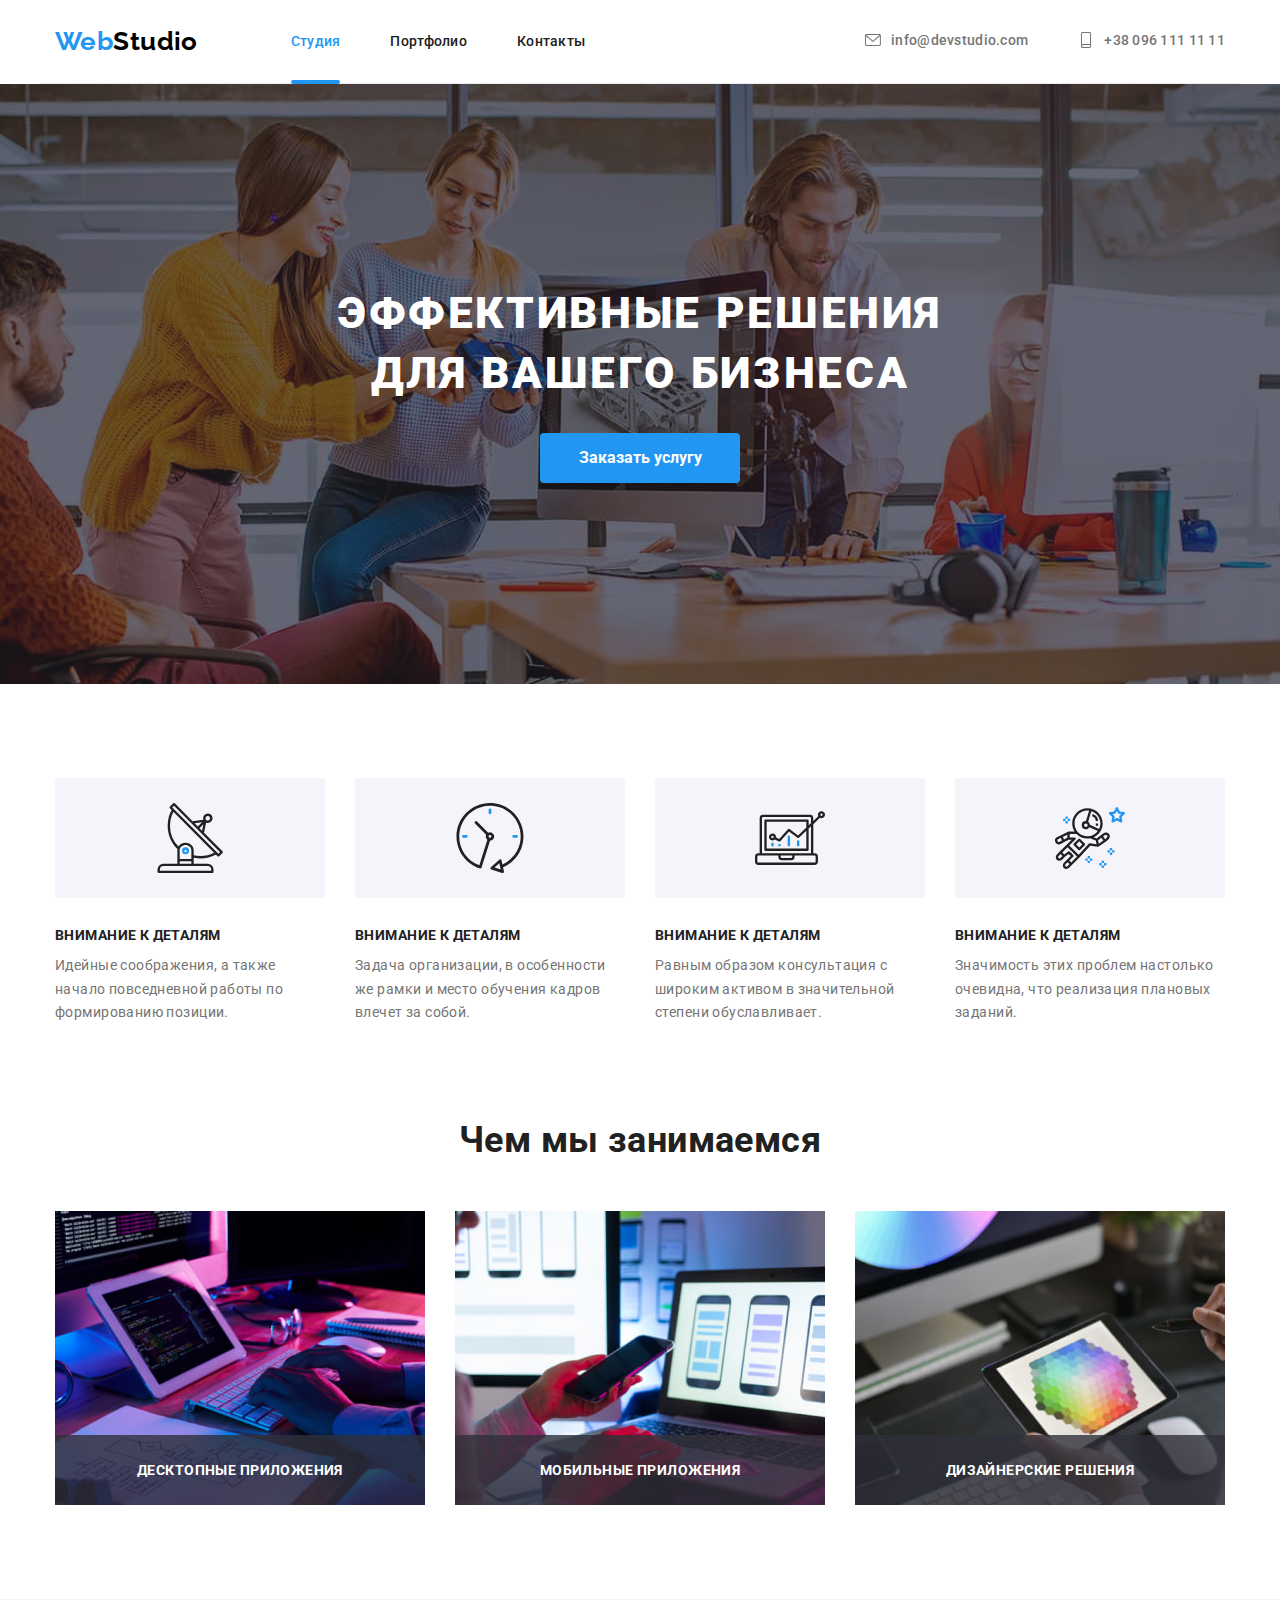
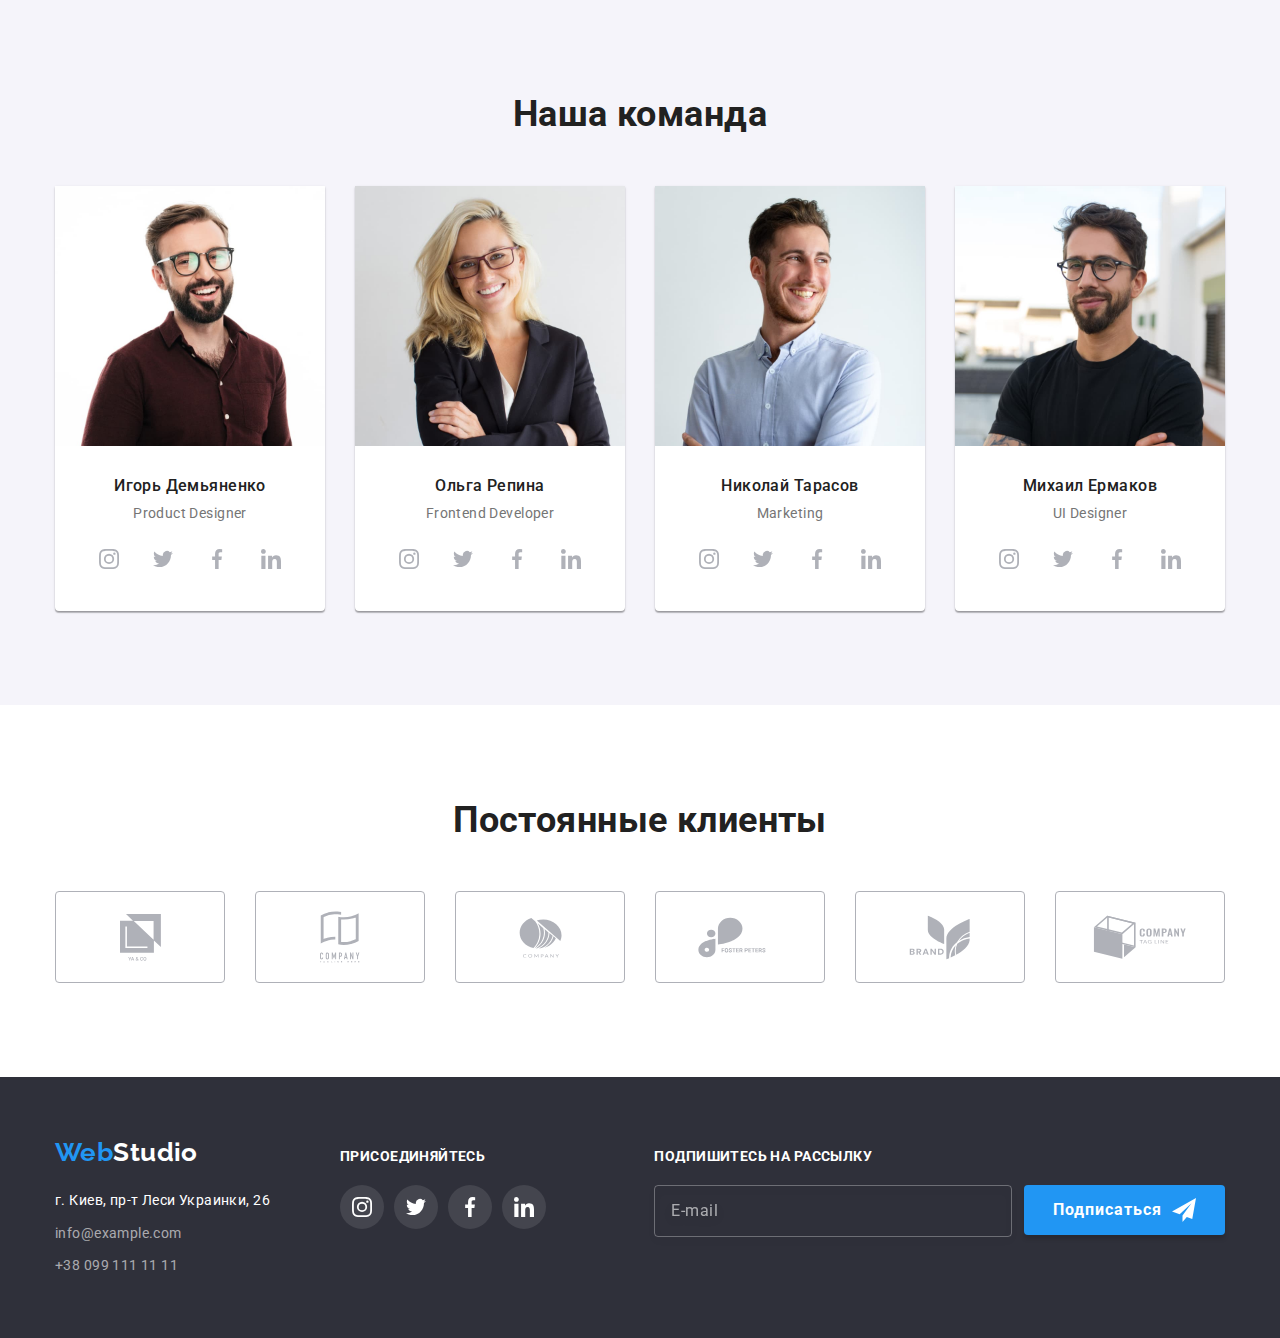
<file: index.html>
<!DOCTYPE html>
<html lang="ru">
  <head>
    <meta charset="UTF-8" />
    <meta http-equiv="X-UA-Compatible" content="IE=edge" />
    <meta name="viewport" content="width=device-width, initial-scale=1.0" />
    <title>Студия</title>
    <link
      href="https://fonts.googleapis.com/css2?family=Raleway:wght@700&family=Roboto:wght@400;500;700;900&display=swap"
      rel="stylesheet"
    />
    <link
      rel="stylesheet"
      href="https://cdnjs.cloudflare.com/ajax/libs/modern-normalize/1.1.0/modern-normalize.min.css"
    />
    <link rel="stylesheet" href="./css/styles.css" />
    <link rel="stylesheet" href="./css/main.min.css" />
  </head>

  <body>
    <!-- header -->
    <header class="header">
      <div class="container container__header">
        <a href="./index.html" class="logo">
          <span class="logo-web">Web</span>Studio</a
        >
        <nav class="main-nav">
          <ul class="main-nav__list list">
            <li class="main-nav__item">
              <a
                href="./index.html"
                class="main-nav__link main-nav__link--current"
                >Студия</a
              >
            </li>
            <li class="main-nav__item">
              <a href="./portfolio.html" class="main-nav__link">Портфолио</a>
            </li>
            <li class="main-nav__item">
              <a href="" class="main-nav__link">Контакты</a>
            </li>
          </ul>
        </nav>
        <ul class="nav-contacts list">
          <li class="nav-contacts__item">
            <a href="mailto:info@devstudio.com" class="nav-contacts__contact">
              <svg class="nav-contacts__icon" width="16" height="16">
                <use href="./images/icons.svg#envelope"></use></svg
              >info@devstudio.com</a
            >
          </li>
          <li class="nav-contacts__item">
            <a href="tel:+380961111111" class="nav-contacts__contact">
              <svg class="nav-contacts__icon" width="16" height="16">
                <use href="./images/icons.svg#smartphone"></use></svg
              >+38 096 111 11 11</a
            >
          </li>
        </ul>
      </div>
    </header>

    <!-- main -->
    <main>
      <!-- hero -->
      <section class="hero">
        <div class="container">
          <h1 class="hero__title">
            Эффективные решения<br />для вашего бизнеса
          </h1>
          <button type="button" class="hero__button" data-modal-open>
            Заказать услугу
          </button>
        </div>
      </section>

      <!-- our features -->
      <section class="section">
        <div class="container">
          <h2 class="section-title visually-hidden">Наши особенности</h2>
          <ul class="features-list list">
            <li class="features-list__item">
              <div class="features-list__icon">
                <svg width="70" height="70">
                  <use href="./images/icons.svg#antenna"></use>
                </svg>
              </div>
              <h3 class="features-list__title title">Внимание к деталям</h3>
              <p class="features-list__content">
                Идейные соображения, а также начало повседневной работы по
                формированию позиции.
              </p>
            </li>
            <li class="features-list__item">
              <div class="features-list__icon">
                <svg width="70" height="70">
                  <use href="./images/icons.svg#clock"></use>
                </svg>
              </div>
              <h3 class="features-list__title title">Внимание к деталям</h3>
              <p class="features-list__content">
                Задача организации, в особенности же рамки и место обучения
                кадров влечет за собой.
              </p>
            </li>
            <li class="features-list__item">
              <div class="features-list__icon">
                <svg width="70" height="70">
                  <use href="./images/icons.svg#diagram"></use>
                </svg>
              </div>
              <h3 class="features-list__title title">Внимание к деталям</h3>
              <p class="features-list__content">
                Равным образом консультация с широким активом в значительной
                степени обуславливает.
              </p>
            </li>
            <li class="features-list__item">
              <div class="features-list__icon">
                <svg width="70" height="70">
                  <use href="./images/icons.svg#astronaut"></use>
                </svg>
              </div>
              <h3 class="features-list__title title">Внимание к деталям</h3>
              <p class="features-list__content">
                Значимость этих проблем настолько очевидна, что реализация
                плановых заданий.
              </p>
            </li>
          </ul>
        </div>
      </section>

      <!-- чем мы занимаемся *working*-->
      <section class="section section-working">
        <div class="container">
          <h2 class="section-title">Чем мы занимаемся</h2>
          <ul class="section-working__list list">
            <li class="section-working__item">
              <a href=""
                ><img src="./images/box-1.jpg" width="370" alt="Анализ проекта"
              /></a>
              <p class="section-working__content">Десктопные приложения</p>
            </li>
            <li class="section-working__item">
              <a href=""
                ><img
                  src="./images/box-2.jpg"
                  width="370"
                  alt="Создание макета"
              /></a>
              <p class="section-working__content">Мобильные приложения</p>
            </li>
            <li class="section-working__item">
              <a href=""
                ><img
                  src="./images/box-3.jpg"
                  width="370"
                  alt="Разработка проекта"
              /></a>
              <p class="section-working__content">Дизайнерские решения</p>
            </li>
          </ul>
        </div>
      </section>

      <!-- наша команда -->
      <section class="section section-team">
        <div class="container">
          <h2 class="section-title">Наша команда</h2>
          <ul class="section-team__list list">
            <li class="section-team__item">
              <a href=""
                ><img
                  src="./images/team-1.jpg"
                  width="270"
                  alt="Первый член команды"
              /></a>
              <div class="section-team__item-text">
                <h3 class="section-team__title title">Игорь Демьяненко</h3>
                <p class="section-team__content">Product Designer</p>
              </div>
              <ul class="social-links list">
                <li class="social-links__item">
                  <a class="social-links__link" href=""
                    ><svg class="social-links__icon" width="20" height="20">
                      <use href="./images/icons.svg#instagram"></use></svg
                  ></a>
                </li>
                <li class="social-links__item">
                  <a class="social-links__link" href=""
                    ><svg class="social-links__icon" width="20" height="20">
                      <use href="./images/icons.svg#twitter"></use></svg
                  ></a>
                </li>
                <li class="social-links__item">
                  <a class="social-links__link link" href=""
                    ><svg class="social-links__icon" width="20" height="20">
                      <use href="./images/icons.svg#facebook"></use></svg
                  ></a>
                </li>
                <li class="social-links__item">
                  <a class="social-links__link link" href=""
                    ><svg class="social-links__icon" width="20" height="20">
                      <use href="./images/icons.svg#linkedin"></use></svg
                  ></a>
                </li>
              </ul>
            </li>
            <li class="section-team__item">
              <a href=""
                ><img
                  src="./images/team-2.jpg"
                  width="270"
                  alt="Второй член команды"
              /></a>
              <div class="section-team__item-text">
                <h3 class="section-team__title title">Ольга Репина</h3>
                <p class="section-team__content">Frontend Developer</p>
              </div>
              <ul class="social-links list">
                <li class="social-links__item">
                  <a class="social-links__link link" href=""
                    ><svg class="social-links__icon" width="20" height="20">
                      <use href="./images/icons.svg#instagram"></use></svg
                  ></a>
                </li>
                <li class="social-links__item">
                  <a class="social-links__link link" href=""
                    ><svg class="social-links__icon" width="20" height="20">
                      <use href="./images/icons.svg#twitter"></use></svg
                  ></a>
                </li>
                <li class="social-links__item">
                  <a class="social-links__link" href=""
                    ><svg class="social-links__icon" width="20" height="20">
                      <use href="./images/icons.svg#facebook"></use></svg
                  ></a>
                </li>
                <li class="social-links__item">
                  <a class="social-links__link" href=""
                    ><svg class="social-links__icon" width="20" height="20">
                      <use href="./images/icons.svg#linkedin"></use></svg
                  ></a>
                </li>
              </ul>
            </li>
            <li class="section-team__item">
              <a href=""
                ><img
                  src="./images/team-3.jpg"
                  width="270"
                  alt="Третий член команды"
              /></a>
              <div class="section-team__item-text">
                <h3 class="section-team__title title">Николай Тарасов</h3>
                <p class="section-team__content">Marketing</p>
              </div>
              <ul class="social-links list">
                <li class="social-links__item">
                  <a class="social-links__link" href=""
                    ><svg class="social-links__icon" width="20" height="20">
                      <use href="./images/icons.svg#instagram"></use></svg
                  ></a>
                </li>
                <li class="social-links__item">
                  <a class="social-links__link" href=""
                    ><svg class="social-links__icon" width="20" height="20">
                      <use href="./images/icons.svg#twitter"></use></svg
                  ></a>
                </li>
                <li class="social-links__item">
                  <a class="social-links__link" href=""
                    ><svg class="social-links__icon" width="20" height="20">
                      <use href="./images/icons.svg#facebook"></use></svg
                  ></a>
                </li>
                <li class="social-links__item">
                  <a class="social-links__link" href=""
                    ><svg class="social-links__icon" width="20" height="20">
                      <use href="./images/icons.svg#linkedin"></use></svg
                  ></a>
                </li>
              </ul>
            </li>
            <li class="section-team__item">
              <a href=""
                ><img
                  src="./images/team-4.jpg"
                  width="270"
                  alt="Четвертый член команды"
              /></a>
              <div class="section-team__item-text">
                <h3 class="section-team__title title">Михаил Ермаков</h3>
                <p class="section-team__content">UI Designer</p>
              </div>
              <ul class="social-links list">
                <li class="social-links__item">
                  <a class="social-links__link" href=""
                    ><svg class="social-links__icon" width="20" height="20">
                      <use href="./images/icons.svg#instagram"></use></svg
                  ></a>
                </li>
                <li class="social-links__item">
                  <a class="social-links__link" href=""
                    ><svg class="social-links__icon" width="20" height="20">
                      <use href="./images/icons.svg#twitter"></use></svg
                  ></a>
                </li>
                <li class="social-links__item">
                  <a class="social-links__link" href=""
                    ><svg class="social-links__icon" width="20" height="20">
                      <use href="./images/icons.svg#facebook"></use></svg
                  ></a>
                </li>
                <li class="social-links__item">
                  <a class="social-links__link" href=""
                    ><svg class="social-links__icon" width="20" height="20">
                      <use href="./images/icons.svg#linkedin"></use></svg
                  ></a>
                </li>
              </ul>
            </li>
          </ul>
        </div>
      </section>

      <!-- клиенты -->
      <section class="section">
        <div class="container">
          <h2 class="section-title">Постоянные клиенты</h2>
          <ul class="clients-list list">
            <li class="clients-list__item">
              <a class="clients-list__link" href="">
                <svg width="41" height="47">
                  <use href="./images/icons.svg#group1"></use>
                </svg>
              </a>
            </li>
            <li class="clients-list__item">
              <a class="clients-list__link" href="">
                <svg width="40" height="52">
                  <use href="./images/icons.svg#group2"></use>
                </svg>
              </a>
            </li>
            <li class="clients-list__item">
              <a class="clients-list__link" href="">
                <svg width="43" height="41">
                  <use href="./images/icons.svg#group3"></use>
                </svg>
              </a>
            </li>
            <li class="clients-list__item">
              <a class="clients-list__link" href="">
                <svg width="84" height="41">
                  <use href="./images/icons.svg#group4"></use>
                </svg>
              </a>
            </li>
            <li class="clients-list__item">
              <a class="clients-list__link" href="">
                <svg width="62" height="45">
                  <use href="./images/icons.svg#group5"></use>
                </svg>
              </a>
            </li>
            <li class="clients-list__item">
              <a class="clients-list__link" href="">
                <svg width="94" height="44">
                  <use href="./images/icons.svg#group6"></use>
                </svg>
              </a>
            </li>
          </ul>
        </div>
      </section>
    </main>

    <!-- footer-->
    <footer class="footer">
      <div class="container container-footer">
        <div>
          <a href="./index.html" class="logo logo--white">
            <span class="logo-web">Web</span>Studio</a
          >
          <address class="address">
            <div class="address__map">г. Киев, пр-т Леси Украинки, 26</div>
            <div class="address__contacts">
              <a href="mailto:info@example.com" class="address__mail"
                >info@example.com</a
              >
            </div>
            <div>
              <a href="tel:+380991111111" class="address__tel"
                >+38 099 111 11 11</a
              >
            </div>
          </address>
        </div>
        <div class="contacts">
          <h3 class="contacts__title title">Присоединяйтесь</h3>
          <ul class="contacts-list list">
            <li class="contacts-list__item">
              <a class="contacts-list__link" href=""
                ><svg class="contacts-list__icon" width="20" height="20">
                  <use href="./images/icons.svg#instagram"></use></svg
              ></a>
            </li>
            <li class="contacts-list__item">
              <a class="contacts-list__link" href=""
                ><svg class="contacts-list__icon" width="20" height="20">
                  <use href="./images/icons.svg#twitter"></use></svg
              ></a>
            </li>
            <li class="contacts-list__item">
              <a class="contacts-list__link" href=""
                ><svg class="contacts-list__icon" width="20" height="20">
                  <use href="./images/icons.svg#facebook"></use></svg
              ></a>
            </li>
            <li class="contacts-list__item">
              <a class="contacts-list__link" href=""
                ><svg class="contacts-list__icon" width="20" height="20">
                  <use href="./images/icons.svg#linkedin"></use></svg
              ></a>
            </li>
          </ul>
        </div>
        <form class="footer-form">
          <h3 class="footer-form__title title">Подпишитесь на рассылку</h3>
          <div class="footer-form__input-wrap">
            <input
              class="footer-form__input-mail"
              type="email"
              name="footer-email"
              placeholder="E-mail"
            />
            <button class="footer-form__button" type="submit">
              Подписаться
              <svg class="footer-form__button-icon" width="24" height="24">
                <use href="./images/icons.svg#icon-send"></use>
              </svg>
            </button>
          </div>
        </form>
      </div>
    </footer>

    <!-- Backdrop -->
    <div class="backdrop is-hidden" data-modal>
      <div class="modal">
        <button type="button" class="modal__close-button" data-modal-close>
          <!-- <img class="icon" src="./images/close.svg" alt="" /> -->
          <svg class="icon" width="11" height="11">
            <use href="./images/icons.svg#close"></use>
          </svg>
        </button>
        <p class="modal__title">Оставьте свои данные, мы вам перезвоним</p>

        <form class="modal-form">
          <label class="modal-form__label" for="modal-form__name">Имя</label>
          <div class="modal-form__input-modal-wrap">
            <input
              class="modal-form__input-modal"
              type="text"
              name="modal-name"
              id="modal-name"
            />
            <svg class="modal-form__icon tel" width="18" height="18">
              <use href="./images/icons.svg#modal-name"></use>
            </svg>
          </div>

          <label class="modal-form__label" for="modal-form__tel">Телефон</label>
          <div class="modal-form__input-modal-wrap">
            <svg class="modal-form__icon" width="18" height="18">
              <use href="./images/icons.svg#modal-tel"></use>
            </svg>
            <input
              class="modal-form__input-modal"
              type="tel"
              name="modal-tel"
              id="modal-tel"
            />
          </div>

          <label class="modal-form__label" for="modal-form__email">Почта</label>
          <div class="modal-form__input-modal-wrap">
            <svg class="modal-form__icon" width="18" height="18">
              <use href="./images/icons.svg#modal-mail"></use>
            </svg>
            <input
              class="modal-form__input-modal"
              type="email"
              name="modal-email"
              id="modal-email"
            />
          </div>

          <label class="modal-form__label" for="modal-form__area"
            >Комментарий</label
          >
          <textarea
            class="modal-form__modal-area"
            name="modal-area"
            id="modal-area"
            placeholder="Введите текст"
          ></textarea>

          <div class="modal-form__modal-field">
            <input
              class="modal-form__input-check visually-hidden"
              type="checkbox"
              name="politicy"
              id="modal-check"
            />
            <label class="modal-form__check-text" for="modal-check">
              <span class="modal-form__icon-border">
                <svg class="modal-form__check-icon" width="11" height="8">
                  <use href="./images/icons.svg#icon-check"></use>
                </svg>
              </span>
              <span>Соглашаюсь с рассылкой и принимаю</span>
              <a
                href=""
                target="_blank"
                rel="noopener noreferrer nofollow"
                class="modal-form__link"
                >Условия договора</a
              >
            </label>
          </div>

          <button class="modal-form__button" type="submit">Отправить</button>
        </form>
      </div>
    </div>

    <script src="./js/modal.js"></script>
  </body>
</html>
</file>
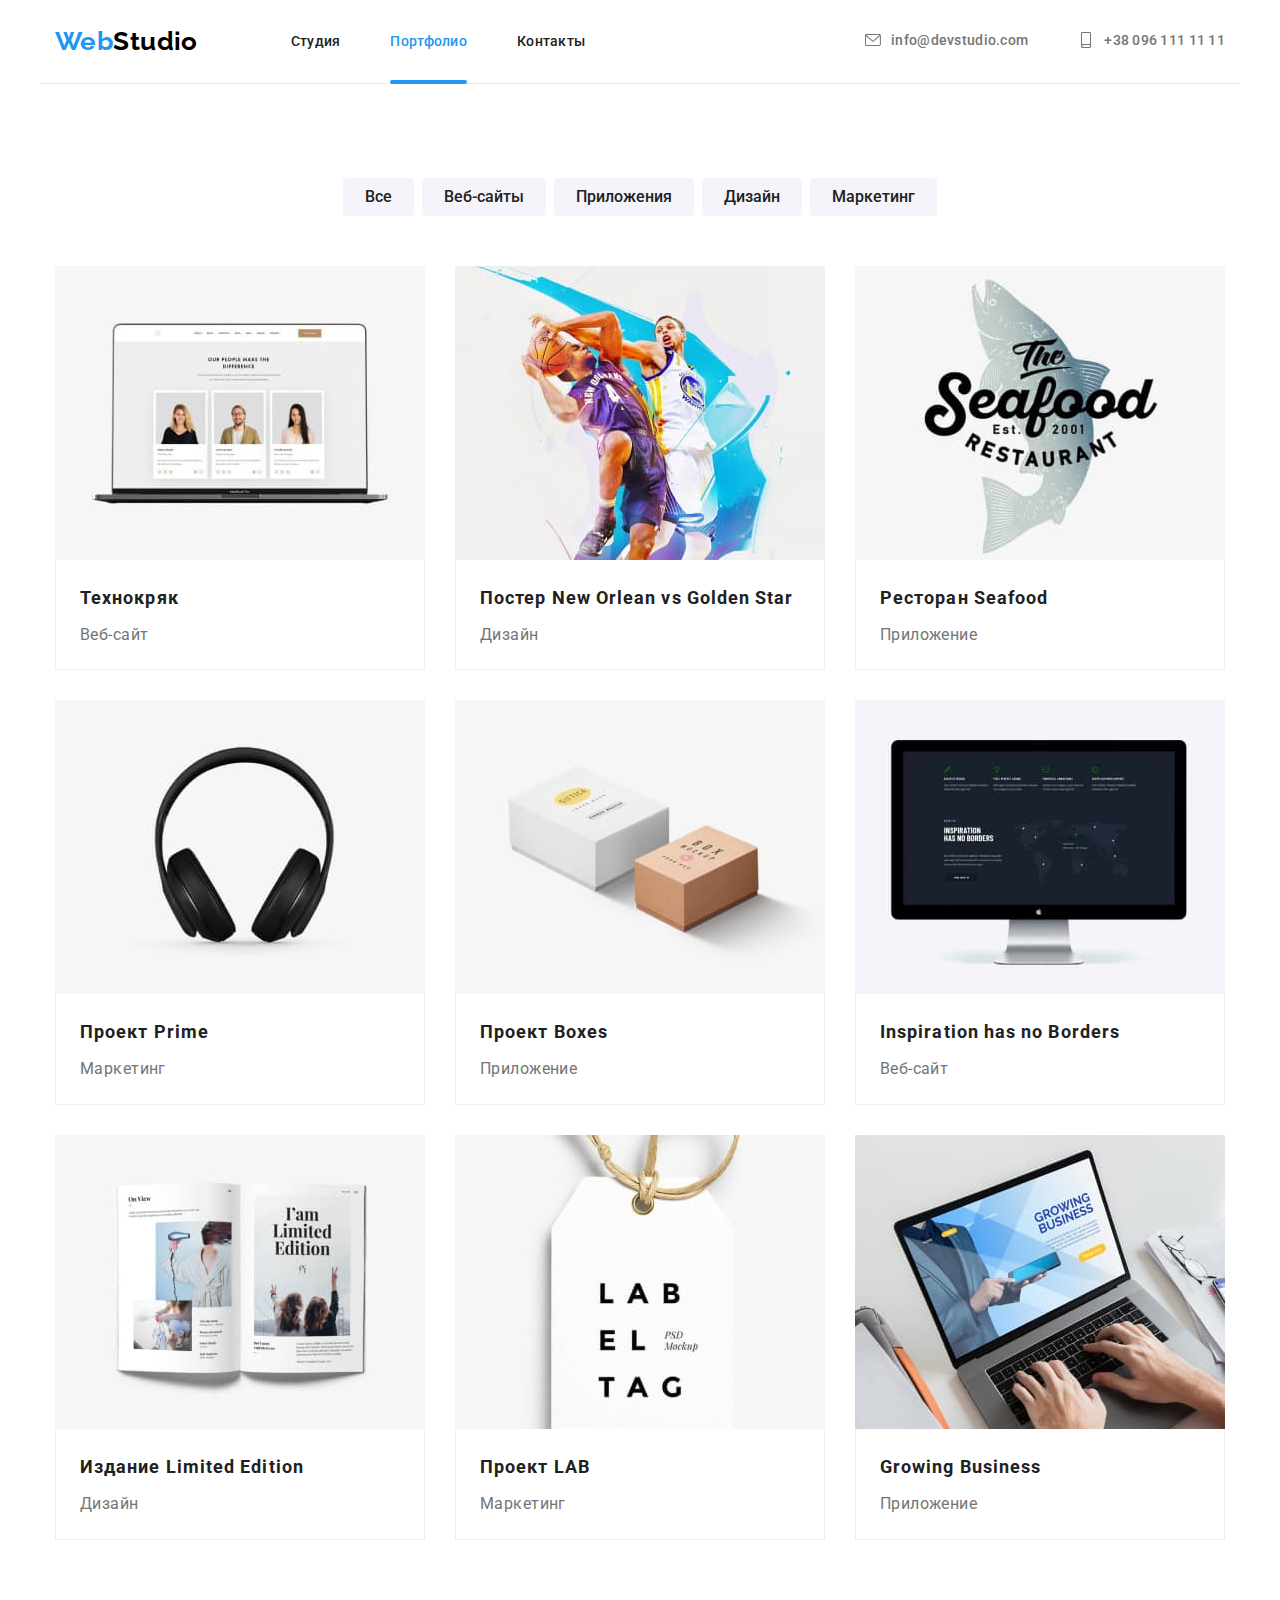
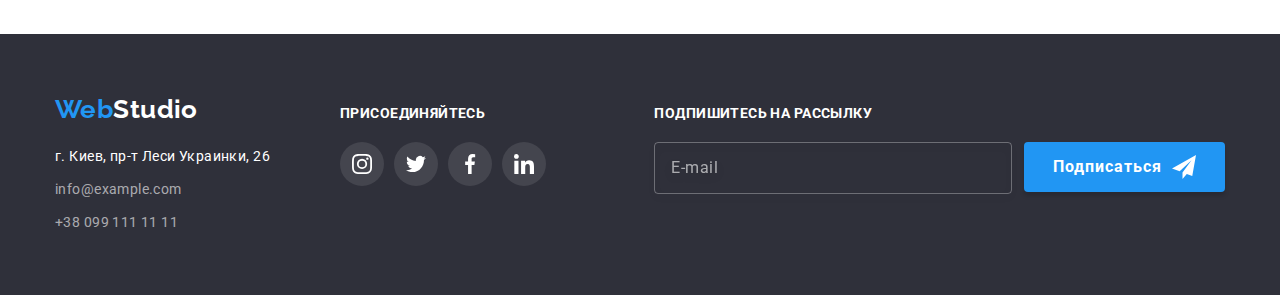
<file: portfolio.html>
<!DOCTYPE html>
<html lang="ru">

<head>
    <meta charset="UTF-8">
    <meta http-equiv="X-UA-Compatible" content="IE=edge">
    <meta name="viewport" content="width=device-width, initial-scale=1.0">
    <title>Студия</title>
    <link
        href="https://fonts.googleapis.com/css2?family=Raleway:wght@700&family=Roboto:wght@400;500;700;900&display=swap"
        rel="stylesheet">
    <link rel="stylesheet"
        href="https://cdnjs.cloudflare.com/ajax/libs/modern-normalize/1.1.0/modern-normalize.min.css">
    <link rel="stylesheet" href="./css/styles.css">
    <link rel="stylesheet" href="./css/main.min.css">
</head>

<body>
    <!-- header -->
    <header class="header">
        <div class="container container__header">
        <a href="./index.html" class="logo">
            <span class="logo-web">Web</span>Studio</a
        >
        <nav class="main-nav">
            <ul class="main-nav__list list">
            <li class="main-nav__item">
                <a
                href="./index.html"
                class="main-nav__link"
                >Студия</a
                >
            </li>
            <li class="main-nav__item">
                <a href="./portfolio.html" class="main-nav__link main-nav__link--current">Портфолио</a>
            </li>
            <li class="main-nav__item">
                <a href="" class="main-nav__link">Контакты</a>
            </li>
            </ul>
        </nav>
        <ul class="nav-contacts list">
            <li class="nav-contacts__item">
            <a href="mailto:info@devstudio.com" class="nav-contacts__contact">
                <svg class="nav-contacts__icon" width="16" height="16">
                <use href="./images/icons.svg#envelope"></use></svg
                >info@devstudio.com</a
            >
            </li>
            <li class="nav-contacts__item">
            <a href="tel:+380961111111" class="nav-contacts__contact">
                <svg class="nav-contacts__icon" width="16" height="16">
                <use href="./images/icons.svg#smartphone"></use></svg
                >+38 096 111 11 11</a
            >
            </li>
        </ul>
    </div>
    </header>

    <!-- main -->
    <main>
    <section class="section">
        <div class="container">
            <h1 class="section-title visually-hidden">Наши проекты</h1>
            <ul class="btn-projects list">
                <li class="item"><button type="button" class="button">Все</button></li>
                <li class="item"><button type="button" class="button">Веб-сайты</button></li>
                <li class="item"><button type="button" class="button">Приложения</button></li>
                <li class="item"><button type="button" class="button">Дизайн</button></li>
                <li class="item"><button type="button" class="button">Маркетинг</button></li>
            </ul>

            <ul class="projects-section-title list">
                <li class="item">
                    <a href="" class="link">
                        <div class="card-img">
                            <img src="./images/project-1.jpg" width="370" alt="Страница веб-сайта">
                            <p class="card-img-content">Технокряк это современная площадка распространения коронавируса. Компании используют эту платформу для цифрового шпионажа и атак на защищённые сервера конкурентов.</p>
                        </div>
                        <div class="item-text">
                        <h2 class="card-title">Технокряк</h2>
                        <p class="content">Веб-сайт</p>
                        </div>
                    </a>
                    
                </li>
                <li class="item">
                    <a href="" class="link">
                        <div class="card-img">
                        <img src="./images/project-2.jpg" width="370" alt="Постер игры баскетбольных команд">
                        <p class="card-img-content">Технокряк это современная площадка распространения коронавируса. Компании используют эту платформу для цифрового шпионажа и атак на защищённые сервера конкурентов.</p>
                        </div>
                        <div class="item-text">
                        <h2 class="card-title">Постер New Orlean vs Golden Star</h2>
                        <p class="content">Дизайн</p>
                        </div>
                    </a> 
                </li>
                <li class="item">
                    <a href="" class="link">
                        <div class="card-img">
                        <img src="./images/project-3.jpg" width="370" alt="Логотип ресторана">
                        <p class="card-img-content">Технокряк это современная площадка распространения коронавируса. Компании используют эту платформу для цифрового шпионажа и атак на защищённые сервера конкурентов.</p>
                        </div>
                        <div class="item-text">
                        <h2 class="card-title">Ресторан Seafood</h2>
                        <p class="content">Приложение</p>
                        </div>
                    </a> 
                </li>
                <li class="item">
                    <a href="" class="link">
                        <div class="card-img">
                        <img src="./images/project-4.jpg" width="370" alt="Наушники">
                        <p class="card-img-content">Технокряк это современная площадка распространения коронавируса. Компании используют эту платформу для цифрового шпионажа и атак на защищённые сервера конкурентов.</p>
                        </div>
                        <div class="item-text">
                        <h2 class="card-title">Проект Prime</h2>
                        <p class="content">Маркетинг</p>
                        </div>
                    </a> 
                </li>
                <li class="item">
                    <a href="" class="link">
                        <div class="card-img">
                        <img src="./images/project-5.jpg" width="370" alt="Две коробки">
                        <p class="card-img-content">Технокряк это современная площадка распространения коронавируса. Компании используют эту платформу для цифрового шпионажа и атак на защищённые сервера конкурентов.</p>
                        </div>
                        <div class="item-text">
                        <h2 class="card-title">Проект Boxes</h2>
                        <p class="content">Приложение</p>
                        </div>
                    </a> 
                </li>
                <li class="item">
                    <a href="" class="link">
                        <div class="card-img">
                        <img src="./images/project-6.jpg" width="370" alt="Страница веб-сайта">
                        <p class="card-img-content">Технокряк это современная площадка распространения коронавируса. Компании используют эту платформу для цифрового шпионажа и атак на защищённые сервера конкурентов.</p>
                        </div>
                        <div class="item-text">
                        <h2 class="card-title">Inspiration has no Borders</h2>
                        <p class="content">Веб-сайт</p>
                        </div>
                    </a> 
                </li>
                <li class="item">
                    <a href="" class="link">
                        <div class="card-img">
                        <img src="./images/project-7.jpg" width="370" alt="Открытая книга">
                        <p class="card-img-content">Технокряк это современная площадка распространения коронавируса. Компании используют эту платформу для цифрового шпионажа и атак на защищённые сервера конкурентов.</p>
                        </div>
                        <div class="item-text">
                        <h2 class="card-title">Издание Limited Edition</h2>
                        <p class="content">Дизайн</p>
                        </div>
                    </a> 
                </li>
                <li class="item">
                    <a href="" class="link">
                        <div class="card-img">
                        <img src="./images/project-8.jpg" width="370" alt="Бирка с названием">
                        <p class="card-img-content">Технокряк это современная площадка распространения коронавируса. Компании используют эту платформу для цифрового шпионажа и атак на защищённые сервера конкурентов.</p>
                        </div>
                        <div class="item-text">
                        <h2 class="card-title">Проект LAB</h2>
                        <p class="content">Маркетинг</p>
                        </div>
                    </a> 
                </li>
                <li class="item">
                    <a href="" class="link">
                        <div class="card-img">
                        <img src="./images/project-9.jpg" width="370" alt="Работа за ноутбуком">
                        <p class="card-img-content">Технокряк это современная площадка распространения коронавируса. Компании используют эту платформу для цифрового шпионажа и атак на защищённые сервера конкурентов.</p>
                        </div>
                        <div class="item-text">
                        <h2 class="card-title">Growing Business</h2>
                        <p class="content">Приложение</p>
                        </div>
                    </a> 
                </li>
            </ul>
        </div>
    </section>

<!-- footer-->
    <footer class="footer">
        <div class="container container-footer">
        <div>
            <a href="./index.html" class="logo logo--white">
            <span class="logo-web">Web</span>Studio</a
            >
            <address class="address">
            <div class="address__map">г. Киев, пр-т Леси Украинки, 26</div>
            <div class="address__contacts">
                <a href="mailto:info@example.com" class="address__mail"
                >info@example.com</a
                >
            </div>
            <div>
                <a href="tel:+380991111111" class="address__tel"
                >+38 099 111 11 11</a
                >
            </div>
            </address>
        </div>
        <div class="contacts">
            <h3 class="contacts__title title">Присоединяйтесь</h3>
            <ul class="contacts-list list">
            <li class="contacts-list__item">
                <a class="contacts-list__link" href=""
                ><svg class="contacts-list__icon" width="20" height="20">
                    <use href="./images/icons.svg#instagram"></use></svg
                ></a>
            </li>
            <li class="contacts-list__item">
                <a class="contacts-list__link" href=""
                ><svg class="contacts-list__icon" width="20" height="20">
                    <use href="./images/icons.svg#twitter"></use></svg
                ></a>
            </li>
            <li class="contacts-list__item">
                <a class="contacts-list__link" href=""
                ><svg class="contacts-list__icon" width="20" height="20">
                    <use href="./images/icons.svg#facebook"></use></svg
                ></a>
            </li>
            <li class="contacts-list__item">
                <a class="contacts-list__link" href=""
                ><svg class="contacts-list__icon" width="20" height="20">
                    <use href="./images/icons.svg#linkedin"></use></svg
                ></a>
            </li>
            </ul>
        </div>
        <form class="footer-form">
            <h3 class="footer-form__title title">Подпишитесь на рассылку</h3>
            <div class="footer-form__input-wrap">
            <input
                class="footer-form__input-mail"
                type="email"
                name="footer-email"
                placeholder="E-mail"
            />
            <button class="footer-form__button" type="submit">
                Подписаться
                <svg class="footer-form__button-icon" width="24" height="24">
                <use href="./images/icons.svg#icon-send"></use>
                </svg>
            </button>
            </div>
        </form>
        </div>
    </footer>

</body>

</html>
</file>
<file: css/styles.css>
/* палитра
основной цвет #757575
дополнительный цвет #212121
цвет акцента #2196F3
белый #FFFFFF
черный #000000
футер текст rgba(255, 255, 255, 0,6)
*/

/* header */

/* main */

/* hero */

/* other sections styles */

/* секция our features в индекс */

/* секция чем мы занимаемся */

/* секция наша команда в индекс */

/* секция клиенты в индекс */

/* секция Наши проекты в портфолио */

/* footer */

/* --------BACKDROP------- */
</file>
<file: css/main.min.css>
:root{--primary-text-color: #757575;--secondary-title-color: #212121;--accent-color: #2196f3;--primary-white-color: #ffffff;--primary-black-color: #000000;--footer-text-color: rgba(255, 255, 255, 0.6);--bcg-button-color: #f5f4fa;--secondary-bcg-color: #f5f4fa;--footer-bcg-color: #2f303a;--card-border-color: #eeeeee;--icon-bg-color: #afb1b8;--animation-function: cubic-bezier(0.4, 0, 0.2, 1)}img{display:block}.list{list-style:none;padding:0;margin:0}.title{padding:0;margin:0}.visually-hidden{position:absolute;white-space:nowrap;width:1px;height:1px;overflow:hidden;border:0;padding:0;clip:rect(0 0 0 0);clip-path:inset(50%);margin:-1px}body{background-color:var(--primary-white-color);color:var(--primary-text-color);font-family:Roboto,sans-serif;font-weight:400;font-size:14px;letter-spacing:.03em}.section{padding-top:94px;padding-bottom:94px}.section-title{color:var(--secondary-title-color);font-weight:700;font-size:36px;line-height:1.17;text-align:center;margin-top:0px;margin-bottom:50px}.container{margin-left:auto;margin-right:auto;width:1200px;padding-left:15px;padding-right:15px}.container__header{display:flex;align-items:center;border-bottom:1px solid #ececec}.logo{color:var(--primary-black-color);font-family:Raleway,sans-serif;font-weight:700;font-size:26px;line-height:1.2;text-decoration:none}.logo-web{color:var(--accent-color)}.main-nav__list{display:flex;margin-left:93px}.main-nav__item{margin-right:50px}.main-nav__item:last-child{margin-left:0}.main-nav__link{position:relative;color:var(--secondary-title-color);font-weight:500;line-height:1.33;letter-spacing:.02em;text-decoration:none;display:block;padding-top:32px;padding-bottom:32px;transition:color 250ms var(--animation-function)}.main-nav__link:hover,.main-nav__link:focus{color:var(--accent-color)}.main-nav__link--current{display:block;color:var(--accent-color)}.main-nav__link--current:after{content:"";position:absolute;bottom:-1px;left:0;width:100%;height:4px;background-color:#2196f3;border-radius:2px}.nav-contacts{display:flex;margin-left:auto;fill:currentColor}.nav-contacts__item{margin-right:50px}.nav-contacts__item:last-child{margin-right:0}.nav-contacts__contact{display:inline-flex;justify-content:center;align-items:center;color:var(--primary-text-color);font-weight:500;line-height:1.33;letter-spacing:.02em;text-decoration:none;transition:color 250ms var(--animation-function),fill 250ms var(--animation-function)}.nav-contacts__contact:hover,.nav-contacts__contact:focus{color:var(--accent-color);fill:var(--accent-color)}.nav-contacts__icon{margin-right:10px}.hero{display:flex;align-items:center;text-align:center;background-color:var(--secondary-title-color);max-width:1600px;height:600px;margin-left:auto;margin-right:auto;padding-top:200px;padding-bottom:200px;background-image:linear-gradient(rgba(47, 48, 58, 0.4), rgba(47, 48, 58, 0.4)),url("../images/hero.jpg");background-position:center;background-size:cover}.hero__title{color:var(--primary-white-color);font-weight:900;font-size:44px;line-height:1.36;letter-spacing:.06em;text-transform:uppercase;margin-top:0px;margin-bottom:30px}.hero__button{display:inline-block;background-color:var(--accent-color);color:var(--primary-white-color);font-family:Roboto,sans-serif;font-weight:700;font-size:16px;line-height:1.87;text-align:center;cursor:pointer;min-width:200px;height:50px;border:0px;border-radius:4px;padding:10px 32px;transition:background-color 250ms var(--animation-function)}.hero__button:hover,.hero__button:focus{background-color:#188ce8}.features-list{display:flex}.features-list__item{margin-right:30px}.features-list__item:last-child{margin-right:0}.features-list__title{color:var(--secondary-title-color);font-size:14px;font-weight:700;line-height:1.14;text-transform:uppercase;margin-bottom:10px}.features-list__content{margin-top:0px;margin-bottom:0px;line-height:1.71}.features-list__icon{display:flex;justify-content:center;align-items:center;width:270px;height:120px;margin-bottom:30px;background-color:var(--bcg-button-color);border-radius:4px}.section-working{padding-top:0px}.section-working__list{display:flex}.section-working__item{position:relative;margin-right:30px}.section-working__item:last-child{position:relative;margin-right:0}.section-working__content{position:absolute;left:0;bottom:0;display:flex;font-weight:700;font-size:14px;line-height:1.14;text-align:center;justify-content:center;letter-spacing:.03em;text-transform:uppercase;align-items:center;margin:0;padding:0;width:100%;height:70px;color:var(--primary-white-color);background-color:rgba(47,48,58,.8)}.section-team{background-color:var(--secondary-bcg-color)}.section-team__list{display:flex}.section-team__item{margin-right:30px;background-color:var(--primary-white-color);box-shadow:0px 1px 3px rgba(0,0,0,.12),0px 1px 1px rgba(0,0,0,.14),0px 2px 1px rgba(0,0,0,.2);border-radius:0px 0px 4px 4px}.section-team__item:last-child{margin-right:0}.section-team__title{color:var(--secondary-title-color);font-weight:500;font-size:16px;line-height:1.19;text-align:center;margin-bottom:10px}.section-team__content{line-height:1.19;text-align:center;margin-top:0px;margin-bottom:0px}.section-team__item-text{padding-top:30px;padding-bottom:16px}.social-links{display:flex;justify-content:center;padding-left:32px;padding-right:32px;padding-bottom:30px}.social-links__item{margin-right:10px}.social-links__item:last-child{margin-right:0}.social-links__link{display:flex;justify-content:center;align-items:center;height:44px;width:44px;margin-bottom:0px;fill:var(--icon-bg-color);border-radius:50%;background-color:rgba(255,255,255,0);transition:background-color 250ms var(--animation-function),fill 250ms var(--animation-function)}.social-links__link:hover,.social-links__link:focus{background-color:var(--accent-color);fill:var(--primary-white-color)}.clients-list{display:flex}.clients-list__item{margin-right:30px}.clients-list__item:last-child{margin-right:0}.clients-list__link{display:inline-flex;align-items:center;justify-content:center;border:1px solid #afb1b8;border-radius:4px;fill:var(--icon-bg-color);width:170px;height:92px;margin-bottom:0px;transition:border 250ms var(--animation-function),fill 250ms var(--animation-function)}.clients-list__link:hover,.clients-list__link:focus{border:1px solid var(--accent-color);fill:var(--accent-color)}.btn-projects{margin-bottom:50px;display:flex;justify-content:center}.btn-projects .item+.item{margin-left:8px}.btn-projects .button{display:inline-block;background-color:var(--bcg-button-color);color:var(--secondary-title-color);font-family:Roboto,sans-serif;font-weight:500;font-size:16px;line-height:1.62;text-align:center;cursor:pointer;padding:6px 22px;border:0px;border-radius:4px;transition:background-color 250ms var(--animation-function),color 250ms var(--animation-function),box-shadow 250ms var(--animation-function)}.btn-projects .button:hover,.btn-projects .button:focus{background-color:var(--accent-color);color:var(--primary-white-color);box-shadow:0px 3px 1px rgba(0,0,0,.1),0px 1px 2px rgba(0,0,0,.08),0px 2px 2px rgba(0,0,0,.12)}.projects-section-title{display:flex;flex-wrap:wrap}.projects-section-title .card-title{color:var(--secondary-title-color);font-weight:700;font-size:18px;line-height:2;letter-spacing:.06em;margin-top:0px;margin-bottom:4px}.projects-section-title>.item{width:calc((100% - 60px)/3);margin-right:30px;margin-bottom:30px;transition:box-shadow 250ms var(--animation-function)}.projects-section-title>.item:hover,.projects-section-title>.item:focus{box-shadow:0px 1px 1px rgba(0,0,0,.12),0px 4px 4px rgba(0,0,0,.06),1px 4px 6px rgba(0,0,0,.16)}.projects-section-title>.item:nth-child(3n){margin-right:0}.projects-section-title>.item:nth-last-child(-n+3){margin-bottom:0px}.projects-section-title .link{display:block;text-decoration:none;color:var(--primary-text-color)}.projects-section-title .card-img{position:relative;overflow:hidden}.card-img-content{position:absolute;top:0;left:0;padding:63px 24px;margin:0;font-weight:400;font-size:18px;line-height:1.56;color:var(--primary-white-color);background-color:rgba(33,150,243,.9);width:100%;height:100%;transform:translateY(100%);transition:transform 250ms var(--animation-function)}.projects-section-title .item:hover .card-img-content,.projects-section-title .item:focus .card-img-content{transform:translateY(0px)}.projects-section-title .content{font-size:16px;line-height:1.87;margin-top:0px;margin-bottom:0px}.projects-section-title .item-text{border:1px solid var(--card-border-color);border-top:none;padding:20px 24px}.footer{background-color:var(--footer-bcg-color);padding-top:60px;padding-bottom:60px}.container-footer{display:flex;align-items:baseline}.logo--white{display:flex;margin-bottom:20px;color:var(--primary-white-color)}.address{line-height:1.71}.address__map{color:var(--primary-white-color);font-style:normal;margin-bottom:9px}.address__contacts{margin-bottom:9px}.address__mail,.address__tel{color:var(--footer-text-color);text-decoration:none;font-style:normal}.contacts{margin-left:70px}.contacts__title{color:var(--primary-white-color);font-weight:bold;line-height:1.14;text-transform:uppercase;margin-bottom:20px;font-size:14px}.contacts-list__item{margin-right:10px}.contacts-list__item:last-child{margin-right:0}.contacts-list{display:flex}.contacts-list__link{display:flex;justify-content:center;align-items:center;height:44px;width:44px;margin-bottom:0px;background:rgba(255,255,255,.1);border-radius:50%;fill:var(--primary-white-color);transition:background-color 250ms var(--animation-function)}.contacts-list__link:hover,.contacts-list__link:focus{background-color:var(--accent-color);border-radius:50%}.footer-form{margin-left:auto}.footer-form__title{color:var(--primary-white-color);font-weight:bold;line-height:1.14;text-transform:uppercase;margin-bottom:20px;font-size:14px}.footer-form__input-wrap{display:flex}.footer-form__input-mail{background-color:rgba(0,0,0,0);border:1px solid rgba(255,255,255,.3);border-radius:4px;filter:drop-shadow(0px 4px 4px rgba(0, 0, 0, 0.15));outline:none;padding:15px 16px;width:358px;margin-right:12px;color:rgba(255,255,255,.6);font-size:16px;line-height:1.25;letter-spacing:.03em;transition:border-color 250ms var(--animation-function)}.footer-form__input-mail:focus-within{border-color:#979797}.footer-form__input-mail::placeholder{font-size:16px;line-height:1.25;letter-spacing:.03em;color:rgba(255,255,255,.6)}.footer-form__button{display:flex;align-items:center;justify-content:center;background-color:var(--accent-color);color:var(--primary-white-color);font-family:Roboto,sans-serif;font-weight:700;font-size:16px;line-height:1.87;letter-spacing:.06em;text-align:center;cursor:pointer;min-width:200px;height:50px;border:0px;border-radius:4px;padding:10px 29px;box-shadow:0px 4px 4px rgba(0,0,0,.15);transition:background-color 250ms var(--animation-function)}.footer-form__button:hover,.footer-form__button:focus{background-color:#188ce8}.footer-form__button-icon{fill:var(--primary-white-color);margin-left:10px}.backdrop{position:fixed;top:0;left:0;width:100%;height:100%;background-color:rgba(0,0,0,.2);visibility:visible;opacity:1}.is-hidden{visibility:hidden;opacity:0;pointer-events:none;transition:opacity 250ms var(--animation-function),visibility 250ms var(--animation-function)}.is-hidden .modal{transform:translate(-50%, -50%) scale(1.2);opacity:0}.modal{position:absolute;top:50%;left:50%;transform:translate(-50%, -50%) scale(1);width:528px;padding:40px;opacity:1;background-color:var(--primary-white-color);box-shadow:0px 1px 3px rgba(0,0,0,.12),0px 1px 1px rgba(0,0,0,.14),0px 2px 1px rgba(0,0,0,.2);border-radius:4px;transition:transform 250ms var(--animation-function),opacity 250ms var(--animation-function)}.modal__close-button{position:absolute;top:8px;right:8px;display:flex;justify-content:center;align-items:center;width:30px;height:30px;background-color:var(--primary-white-color);border:1px solid rgba(0,0,0,.1);border-radius:50%;transition:fill 250ms var(--animation-function)}.modal__close-button:hover,.modal__close-button:focus{fill:var(--accent-color)}.modal__title{text-align:center;margin:0;margin-bottom:12px;padding:0;font-weight:700;font-size:20px;line-height:1.15;color:var(--secondary-title-color)}.modal-form__label{font-size:12px;line-height:1.17}.modal-form__input-modal{width:100%;padding:11px 32px;border:1px solid rgba(33,33,33,.2);border-radius:4px;outline:none;transition:border 250ms var(--animation-function)}.modal-form__input-modal:focus-within{border:1px solid var(--accent-color)}.modal-form__input-modal-wrap{position:relative;margin-bottom:10px;margin-top:4px}.modal-form__icon{position:absolute;top:50%;left:12px;transform:translateY(-50%);transition:fill 250ms var(--animation-function)}.modal-form__input-modal-wrap:focus-within .modal-form__icon{fill:var(--accent-color)}.modal-form__modal-area{width:100%;height:120px;padding:12px 16px;margin-bottom:20px;border:1px solid rgba(33,33,33,.2);border-radius:4px;outline:none;resize:none;transition:border 250ms var(--animation-function)}.modal-form__modal-area:focus-within{border:1px solid var(--accent-color)}.modal-form__modal-area::placeholder{font-size:12px;line-height:1.17;letter-spacing:.01em;color:rgba(117,117,117,.5)}.modal-form__modal-field{margin-bottom:30px}.modal-form__check-icon{width:16px;height:15px;fill:rgba(0,0,0,0);transition:fill 250ms var(--animation-function)}.modal-form__check-text{display:flex;align-items:center;justify-content:center}.modal-form__icon-border{display:flex;align-items:center;justify-content:center;width:16px;height:15px;margin-right:8px;border:2px solid var(--secondary-title-color);border-radius:2px;transition:background-color 250ms var(--animation-function),border-color 250ms var(--animation-function)}.modal-form__input-check:checked+.modal-form__check-text .modal-form__icon-border{background-color:var(--accent-color);border-color:rgba(0,0,0,0)}.modal-form__input-check:checked+.modal-form__check-text .modal-form__check-icon{fill:var(--primary-white-color)}.modal-form__link{color:var(--accent-color);margin-left:5px}.modal-form__button{display:flex;align-items:center;justify-content:center;margin:0 auto;background-color:var(--accent-color);color:var(--primary-white-color);font-family:Roboto,sans-serif;font-weight:700;font-size:16px;line-height:1.87;letter-spacing:.06em;text-align:center;cursor:pointer;min-width:200px;height:50px;border:0px;border-radius:4px;padding:10px 56px;box-shadow:0px 4px 4px rgba(0,0,0,.15);transition:background-color 250ms var(--animation-function)}.modal-form__button:hover,.modal-form__button:focus{background-color:#188ce8}/*# sourceMappingURL=main.min.css.map */
</file>
